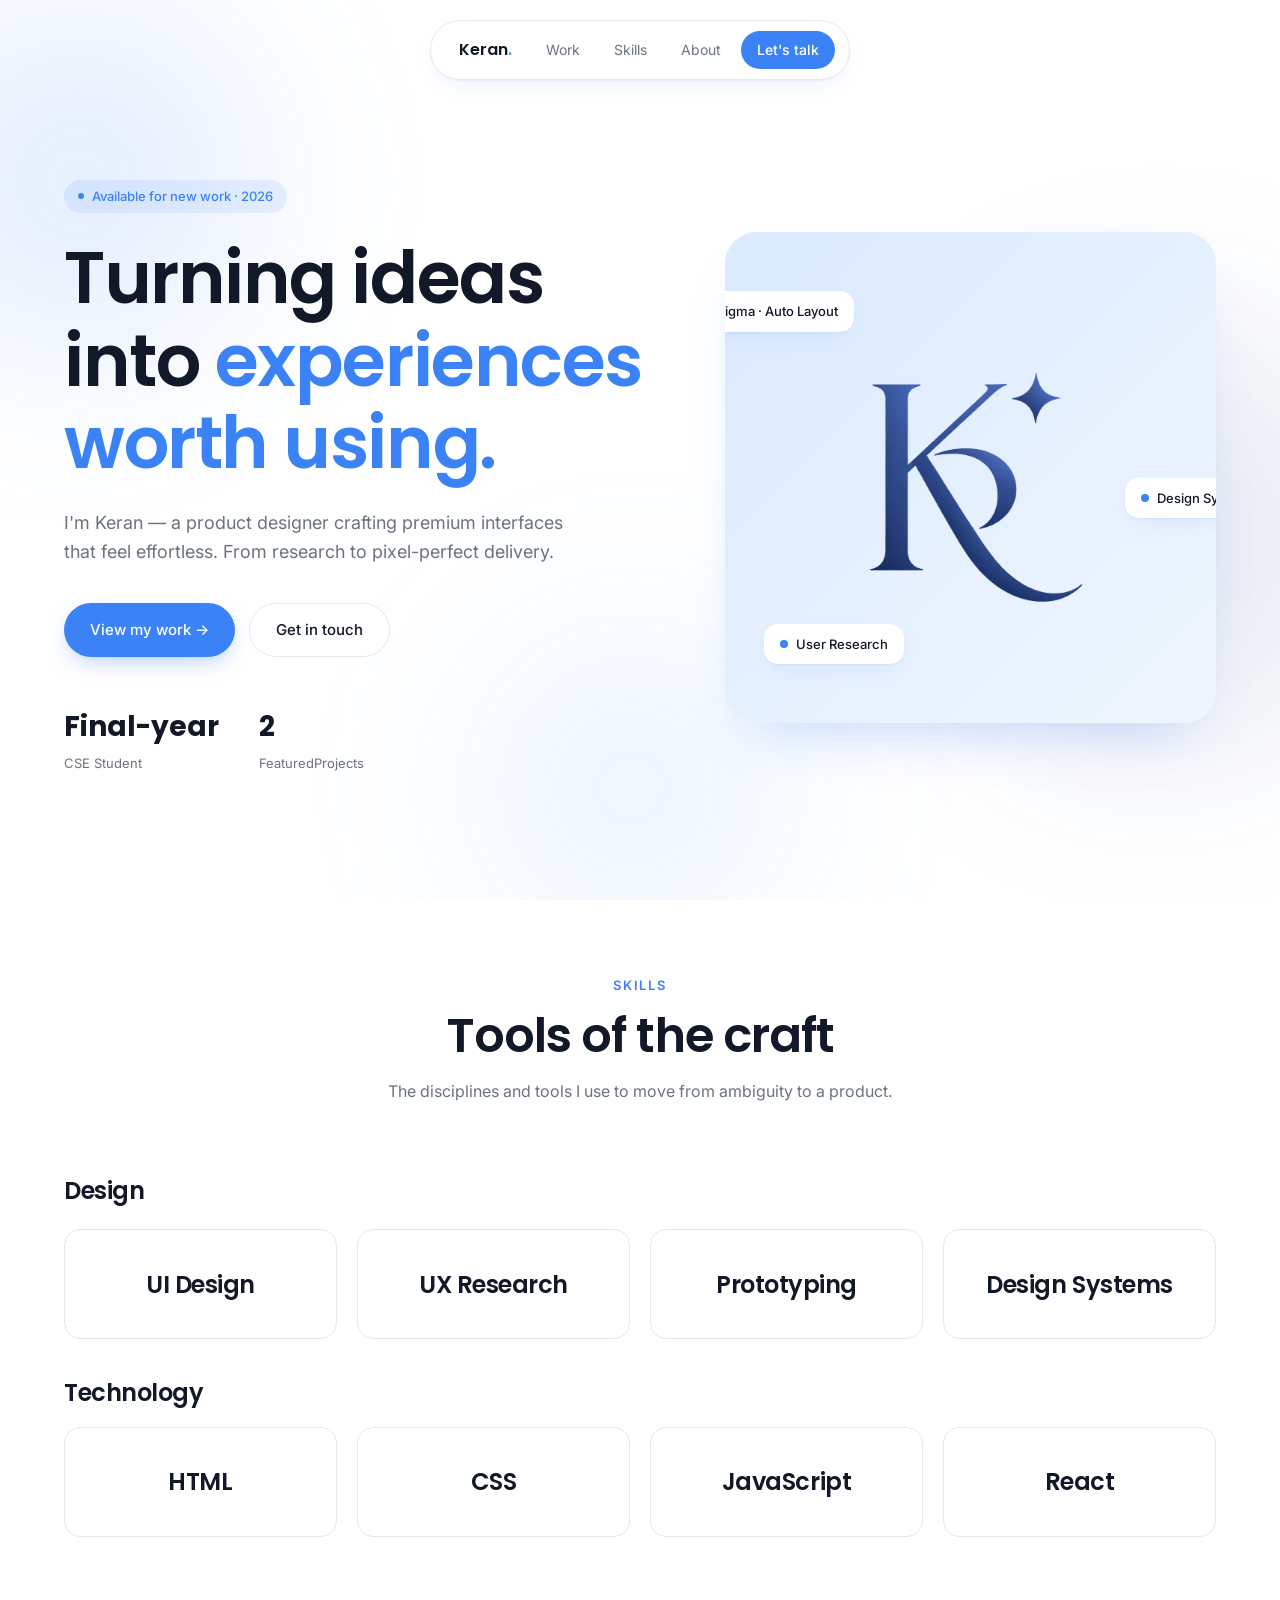
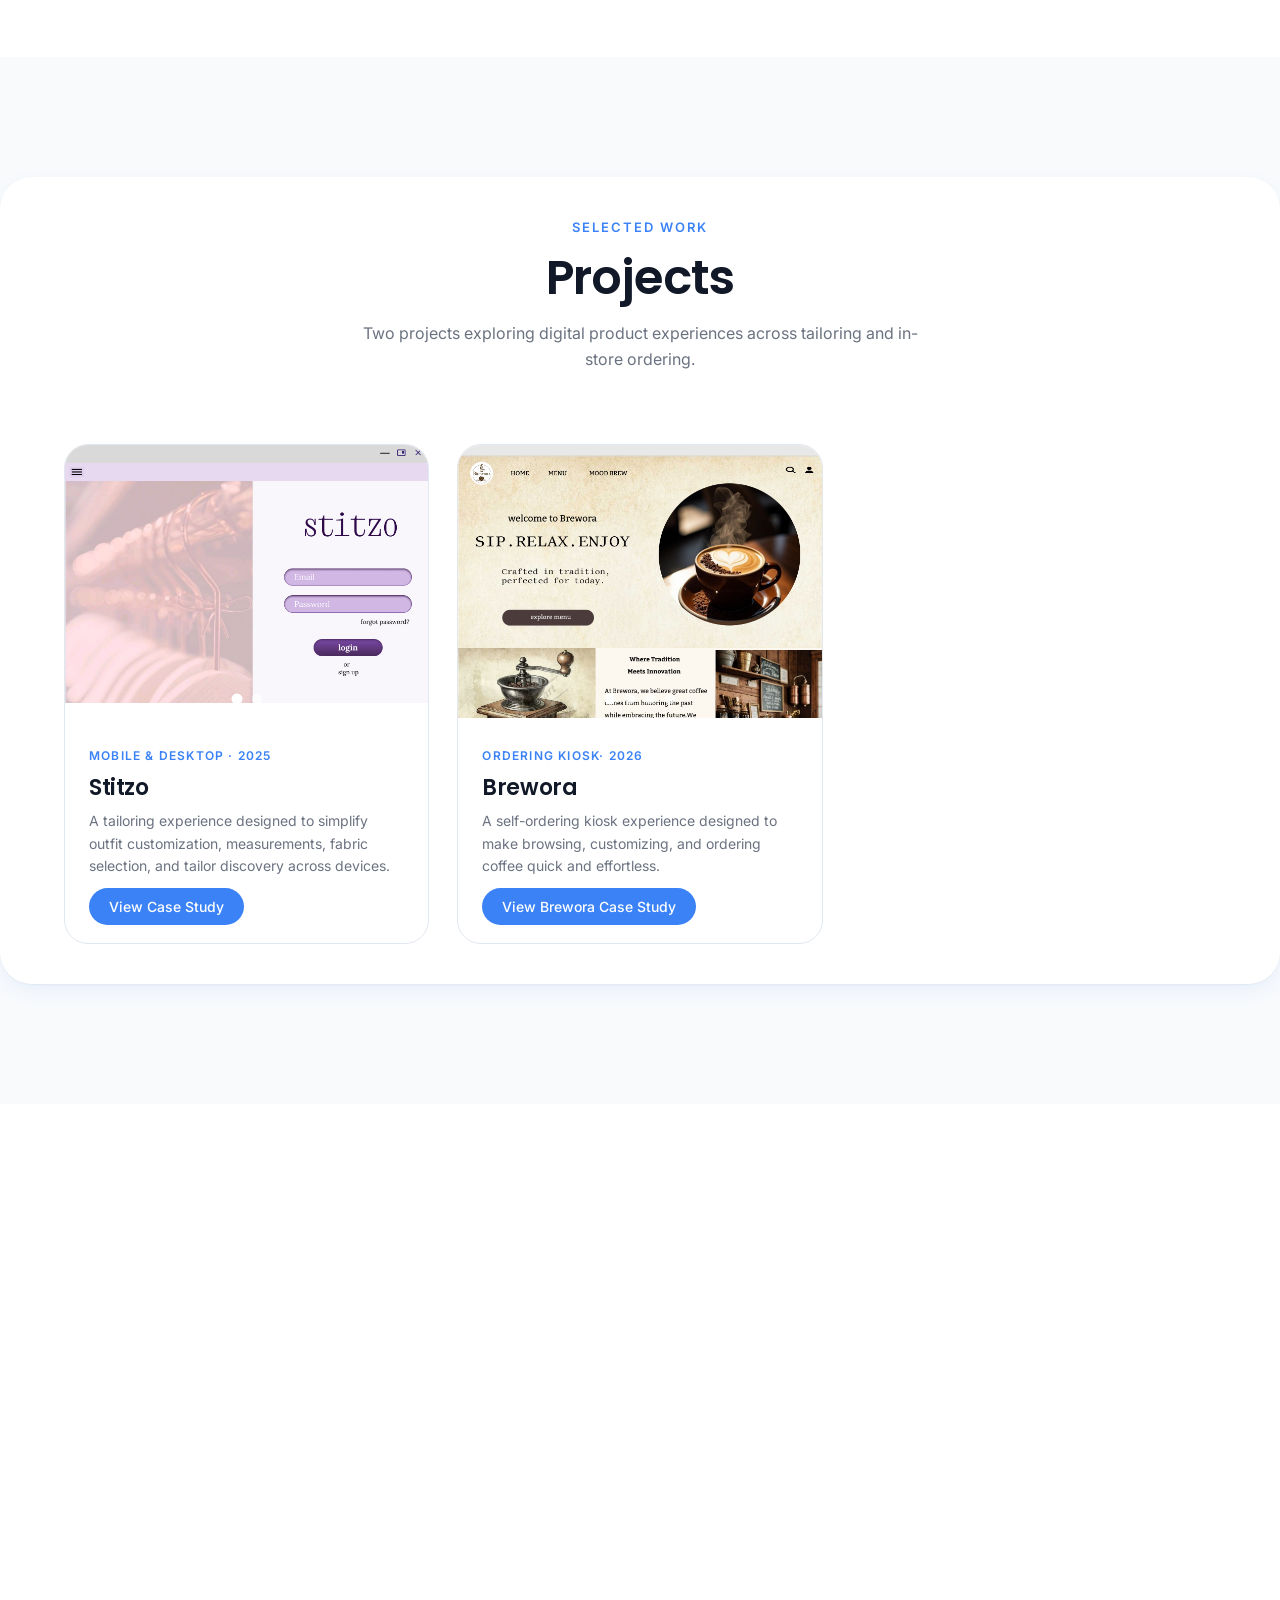
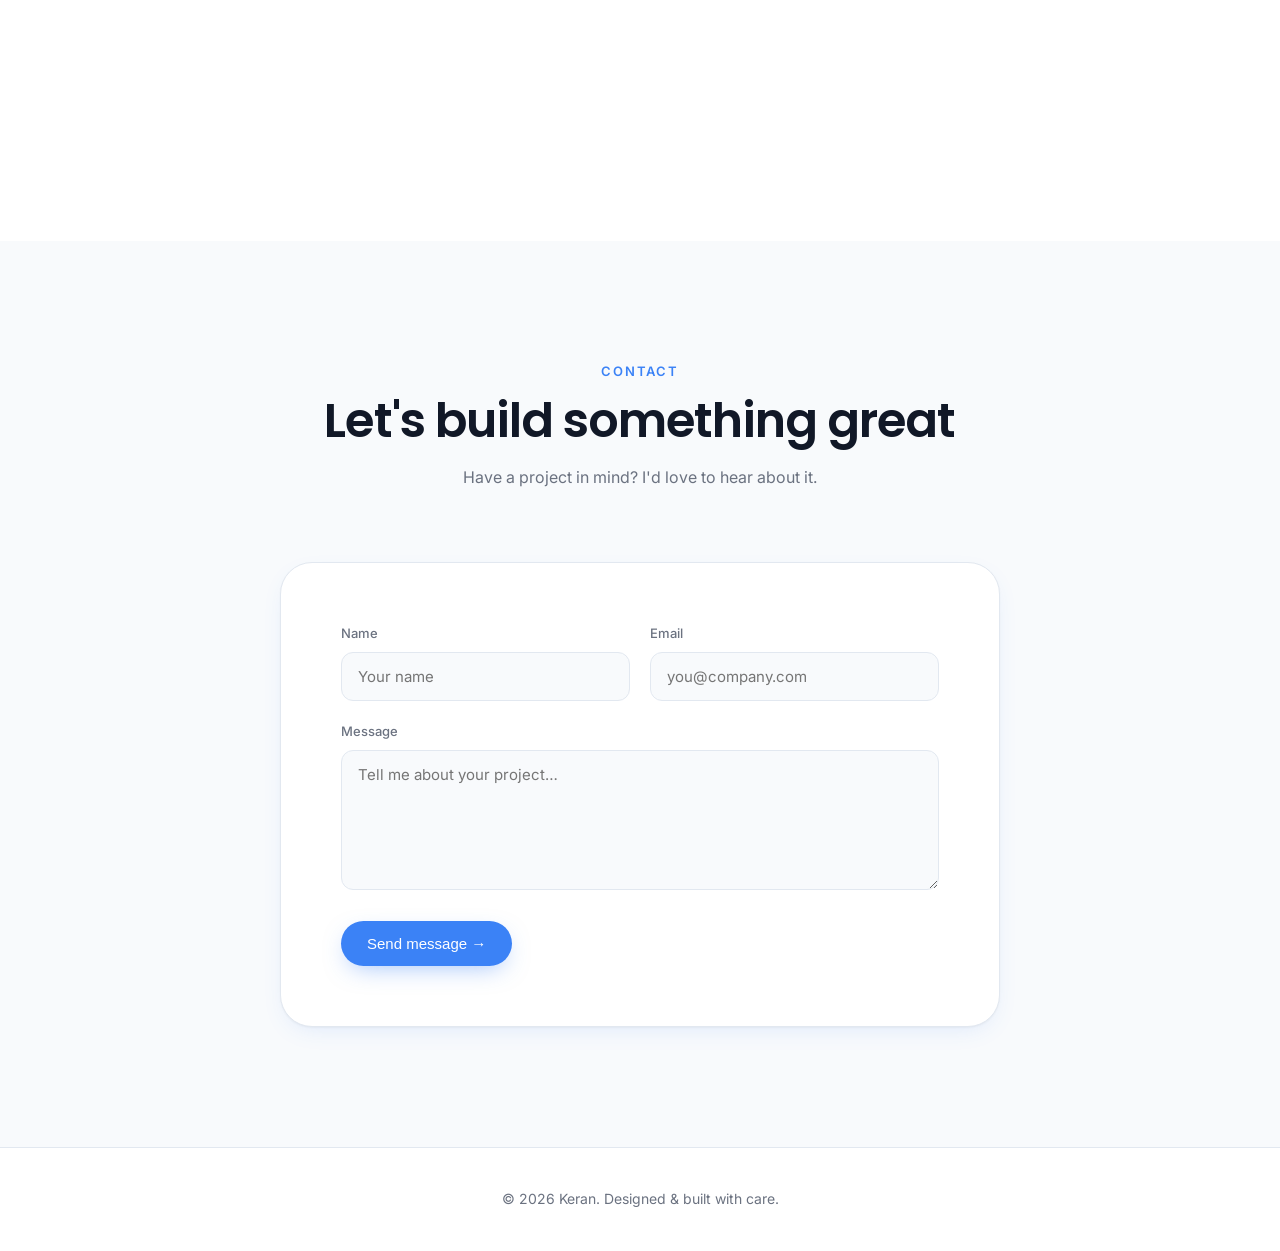
<file: index.html>
<!doctype html>
<html lang="en">
<head>
  <meta charset="utf-8" />
  <meta name="viewport" content="width=device-width,initial-scale=1" />
  <title>Keran — Product Designer</title>
  <meta name="description" content="Portfolio of Keran — premium UI/UX designer crafting modern, human-centered digital products." />
  <link rel="preconnect" href="https://fonts.googleapis.com" />
  <link rel="preconnect" href="https://fonts.gstatic.com" crossorigin />
  <link href="https://fonts.googleapis.com/css2?family=Poppins:wght@500;600;700&family=Inter:wght@400;500;600&display=swap" rel="stylesheet" />
  <link rel="stylesheet" href="styles.css" />
</head>
<body>
  <div class="bg-orbs">
    <div class="orb a"></div><div class="orb b"></div><div class="orb c"></div>
  </div>

  <nav>
    <span class="brand">Keran<span style="color:var(--primary)">.</span></span>
    <a class="link" href="#work">Work</a>
    <a class="link" href="#skills">Skills</a>
    <a class="link" href="#about">About</a>
    <a class="cta" href="#contact">Let's talk</a>
  </nav>

  <header class="hero container">
    <div class="hero-grid">
      <div class="reveal">
        <span class="eyebrow"><span class="dot"></span> Available for new work · 2026</span>
        <h1>Turning ideas into  <span class="accent">experiences worth using.</span></h1>
        <p>I'm Keran — a product designer crafting premium interfaces that feel effortless. From research to pixel-perfect delivery.</p>
        <div class="hero-cta">
          <a class="btn btn-primary" href="#work">View my work →</a>
          <a class="btn btn-ghost" href="#contact">Get in touch</a>
        </div>
        <div class="stats">
          <div class="stat"><b>Final-year</b><span>CSE Student</span></div>
          <div class="stat"><b>2</b><span> FeaturedProjects</span></div>
        
        </div>
      </div>
      <div class="hero-visual reveal">
        <div class="hero-visual">
    <img src="src/assets/Keran.logo.png" alt="Keran.logo" class="hero-logo">
    <div class="chip c1"><span class="swatch"></span> Figma · Auto Layout</div>
        <div class="chip c2"><span class="swatch"></span> Design System</div>
        <div class="chip c3"><span class="swatch"></span> User Research</div>
</div>
        
      </div>
    </div>
  </header>

  <section id="skills">
    <div class="container">
      <div class="sec-head reveal">
        <div class="kicker">Skills</div>
        <h2>Tools of the craft</h2>
        <p>The disciplines and tools I use to move from ambiguity to a product.</p>
      </div>
       <div class="design-title"><h1>Design</h1></div>
      <div class="skills-grid">
        <div class="skill reveal"><h2>UI Design</h2></div>
        <div class="skill reveal"><h2>UX Research</h2></div>
        <div class="skill reveal"><h2>Prototyping</h2></div>
        <div class="skill reveal"><h2>Design Systems</h2></div>
        <div class="technology-title"><h1>Technology</h1></div>
        <div class="skill reveal"><h2>HTML</h2></div>
        <div class="skill reveal"><h2>CSS</h2></div>
        <div class="skill reveal"><h2>JavaScript</h2></div>
         <div class="skill reveal"><h2>React</h2></div>

          
      </div>
    </div>   
  </section>

  <section id="work" class="section-surface">
    <div class="work-section-wrapper">
      <div class="container">
        <div class="sec-head reveal">
          <div class="kicker">Selected work</div>
          <h2>Projects</h2>
          <p>Two projects exploring digital product experiences across tailoring and in-store ordering.</p>
        </div>
        <div class="work-grid">
        <article class="card reveal">
          <div class="thumb slideshow">
            <div class="slide active"><img src="src/assets/login.png" alt="Stitzo login screen"></div>
            <div class="slide"><img src="src/assets/category.png" alt="Stitzo category screen"></div>
            <div class="slide-controls">
              <button class="slide-dot active" data-index="0" aria-label="Slide 1"></button>
              <button class="slide-dot" data-index="1" aria-label="Slide 2"></button>
            </div>
          </div>
          <div class="body">
            <span class="tag">Mobile  & desktop · 2025</span>
            <h3>Stitzo</h3>
            <p>A tailoring experience designed to simplify outfit customization, measurements, fabric selection, and tailor discovery across devices.</p>
            <a href="./src/cs-1.pdf"
   target="_blank"
   rel="noopener"
   class="case-study-btn">
  View Case Study
</a>

          </div>
        </article>
        <article class="card reveal">
          <div class="thumb slideshow">
            <div class="slide active"><img src="src/assets/brewora-1.png" alt="Brewora homepage"></div>
            <div class="slide"><img src="src/assets/brewora-2.png" alt="Brewora menu layout"></div>
            <div class="slide"><img src="src/assets/brewora-3.png" alt="Brewora order confirmation"></div>
            <div class="slide"><img src="src/assets/brewora-mood.png" alt="Brewora mood brew feature"></div>
            <div class="slide-controls">
              <button class="slide-dot active" data-index="0" aria-label="Slide 1"></button>
              <button class="slide-dot" data-index="1" aria-label="Slide 2"></button>
              <button class="slide-dot" data-index="2" aria-label="Slide 3"></button>
              <button class="slide-dot" data-index="3" aria-label="Slide 4"></button>
            </div>
          </div>
          <div class="body">
            <span class="tag">Ordering Kiosk· 2026</span>
            <h3>Brewora</h3>
            <p>A self-ordering kiosk experience designed to make browsing, customizing, and ordering coffee quick and effortless.</p>
            <a href="D:\portfolio\src\Brewora.pdf" target="_blank">
    <a href="./src/Brewora.pdf"
   target="_blank"
   rel="noopener"
   class="case-study-btn">
  View Brewora Case Study
</a>

          </div>
        </article>
    </div>
  </section>

  <section id="about">
    <div class="container about-grid about">
      <div class="about-visual reveal"><img src="src/assets/profile.jpeg" alt="image"></div>
      <div class="reveal">
        <div class="kicker about-kicker">About</div>
        <h2>Design that respects the user.</h2>
        <p>I'm Keran, a product designer and front-end developer.I enjoy turning ideas into digital experiences that are both visually engaging and easy to use.</p>
        <div class="tags">
          <span class="tag-pill">Figma</span><span class="tag-pill">Front-end</span><span class="tag-pill">Design Systems</span><span class="tag-pill">Prototyping</span><span class="tag-pill">User Research</span>
        </div>
      </div>
    </div>
  </section>

  <section id="contact" class="section-surface">
    <div class="container">
      <div class="sec-head reveal">
        <div class="kicker">Contact</div>
        <h2>Let's build something great</h2>
        <p>Have a project in mind? I'd love to hear about it.</p>
      </div>
      <form class="contact-card reveal" onsubmit="event.preventDefault();this.querySelector('button').innerText='Sent ✓'">
        <div class="form-row">
          <div><label>Name</label><input type="text" placeholder="Your name" required></div>
          <div><label>Email</label><input type="email" placeholder="you@company.com" required></div>
        </div>
        <div style="margin-bottom:24px"><label>Message</label><textarea placeholder="Tell me about your project…" required></textarea></div>
        <button class="btn btn-primary" type="submit">Send message →</button>
      </form>
    </div>
  </section>

  <footer>© 2026 Keran. Designed & built with care.</footer>

  <script>
    const io=new IntersectionObserver((es)=>es.forEach(e=>e.isIntersecting&&e.target.classList.add('in')),{threshold:.12});
    document.querySelectorAll('.reveal').forEach(el=>io.observe(el));

    document.querySelectorAll('.thumb.slideshow').forEach((slideshow) => {
      const slides = Array.from(slideshow.querySelectorAll('.slide'));
      const dots = Array.from(slideshow.querySelectorAll('.slide-dot'));
      let currentIndex = 0;

      const setSlide = (index) => {
        currentIndex = index;
        slides.forEach((slide, i) => slide.classList.toggle('active', i === index));
        dots.forEach((dot, i) => dot.classList.toggle('active', i === index));
      };

      dots.forEach(dot => {
        dot.addEventListener('click', () => setSlide(Number(dot.dataset.index)));
      });

      let slideInterval = setInterval(() => setSlide((currentIndex + 1) % slides.length), 4000);
      slideshow.addEventListener('mouseenter', () => clearInterval(slideInterval));
      slideshow.addEventListener('mouseleave', () => {
        slideInterval = setInterval(() => setSlide((currentIndex + 1) % slides.length), 4000);
      });
    });
  </script>
</body>
</html>
</file>
<file: styles.css>
:root {
  --primary:#3B82F6;
  --primary-dark:#1E3A8A;
  --bg:#FFFFFF;
  --surface:#F8FAFC;
  --border:#E2E8F0;
  --text:#111827;
  --muted:#6B7280;
  --radius:16px;
  --shadow-soft:0 1px 2px rgba(0,0,0,.04), 0 8px 24px -8px rgba(59,130,246,.15);
  --shadow-lift:0 30px 60px -30px rgba(59,130,246,.35);
}

*{box-sizing:border-box;margin:0;padding:0}
html{scroll-behavior:smooth}
body{font-family:"Inter",system-ui,sans-serif;color:var(--text);background:var(--bg);-webkit-font-smoothing:antialiased;line-height:1.6;overflow-x:hidden}
h1,h2,h3,h4{font-family:"Poppins",sans-serif;letter-spacing:-.02em;line-height:1.15;font-weight:600}
a{color:inherit;text-decoration:none}
img{max-width:100%;display:block}
.container{max-width:1200px;margin:0 auto;padding:0 24px}
section{padding:120px 0;position:relative}

.bg-orbs{position:fixed;inset:0;z-index:-1;overflow:hidden;pointer-events:none;background:var(--bg)}
.orb{position:absolute;border-radius:50%;filter:blur(80px);opacity:.55;animation:drift 22s ease-in-out infinite}
.orb.a{width:60vh;height:60vh;left:-15%;top:-10%;background:radial-gradient(circle,rgba(59,130,246,.35),transparent 70%)}
.orb.b{width:70vh;height:70vh;right:-15%;top:25%;background:radial-gradient(circle,rgba(30,58,138,.28),transparent 70%);animation-delay:-8s}
.orb.c{width:55vh;height:55vh;left:30%;bottom:-15%;background:radial-gradient(circle,rgba(96,165,250,.28),transparent 70%);animation-delay:-14s}
@keyframes drift{0%,100%{transform:translate(0,0) scale(1)}33%{transform:translate(-6%,4%) scale(1.08)}66%{transform:translate(4%,-3%) scale(.96)}}

nav{position:fixed;top:20px;left:50%;transform:translateX(-50%);z-index:50;background:rgba(255,255,255,.7);backdrop-filter:blur(20px) saturate(140%);border:1px solid var(--border);border-radius:999px;padding:10px 14px;display:flex;gap:6px;align-items:center;box-shadow:var(--shadow-soft)}
nav .brand{font-family:"Poppins";font-weight:600;padding:6px 14px}
nav a.link{padding:8px 14px;border-radius:999px;font-size:14px;color:var(--muted);transition:.2s}
nav a.link:hover{color:var(--text);background:var(--surface)}
nav a.cta{background:var(--primary);color:#fff;padding:8px 16px;border-radius:999px;font-size:14px;font-weight:500}

.btn{display:inline-flex;align-items:center;gap:8px;padding:14px 26px;border-radius:999px;font-weight:500;font-size:15px;transition:.25s;border:none;cursor:pointer}
.btn-primary{background:var(--primary);color:#fff;box-shadow:0 8px 24px -8px rgba(59,130,246,.5)}
.btn-primary:hover{transform:translateY(-2px);box-shadow:0 12px 32px -8px rgba(59,130,246,.65)}
.btn-ghost{background:#fff;color:var(--text);border:1px solid var(--border)}
.btn-ghost:hover{border-color:var(--primary);color:var(--primary)}

.hero{padding-top:180px;padding-bottom:80px}
.hero-grid{display:grid;grid-template-columns:1.1fr .9fr;gap:60px;align-items:center}
.eyebrow{display:inline-flex;align-items:center;gap:8px;padding:6px 14px;border-radius:999px;background:rgba(59,130,246,.1);color:var(--primary);font-size:13px;font-weight:500;margin-bottom:24px}
.eyebrow .dot{width:6px;height:6px;border-radius:50%;background:var(--primary);animation:pulse 2s infinite}
@keyframes pulse{0%,100%{opacity:1}50%{opacity:.4}}
.hero h1{font-size:clamp(40px,6vw,72px);margin-bottom:24px}
.hero h1 .accent{color:var(--primary)}
.hero p{font-size:18px;color:var(--muted);max-width:520px;margin-bottom:36px}
.hero-cta{display:flex;gap:14px;flex-wrap:wrap;margin-bottom:48px}
.stats{display:flex;gap:40px}
.stat b{display:block;font-family:"Poppins";font-size:28px;color:var(--text)}
.stat span{color:var(--muted);font-size:13px}

.hero-visual{position:relative;aspect-ratio:1;background:linear-gradient(135deg,#DBEAFE,#EFF6FF);border-radius:32px;box-shadow:var(--shadow-lift);overflow:hidden;display:flex;align-items:center;justify-content:center}
.hero-visual.hero-logo {
    position: absolute;
    width: 180px;
    height: 180px;
    object-fit: contain;
    top: 50%;
    left: 50%;
    transform: translate(-50%, -50%);
    z-index: 2;
}
.chip{position:absolute;background:#fff;padding:10px 16px;border-radius:14px;box-shadow:var(--shadow-soft);font-size:13px;font-weight:500;display:flex;align-items:center;gap:8px;animation:float 6s ease-in-out infinite}
.chip .swatch{width:8px;height:8px;border-radius:50%;background:var(--primary)}
.chip.c1{top:12%;left:-8%}
.chip.c2{top:50%;right:-10%;animation-delay:-2s}
.chip.c3{bottom:12%;left:8%;animation-delay:-4s}
@keyframes float{0%,100%{transform:translateY(0)}50%{transform:translateY(-14px)}}

.sec-head{text-align:center;margin-bottom:72px}
.sec-head .kicker{color:var(--primary);font-size:13px;letter-spacing:.15em;text-transform:uppercase;font-weight:600;margin-bottom:12px}
.sec-head h2{font-size:clamp(32px,4vw,48px);margin-bottom:16px}
.sec-head p{color:var(--muted);max-width:560px;margin:0 auto}

.skills-grid{display:grid;grid-template-columns:repeat(4,1fr);gap:24px}
.skill{background:#fff;border:1px solid var(--border);border-radius:var(--radius);padding:28px;text-align:center;transition:.3s}
.skill:hover{transform:translateY(-6px);box-shadow:var(--shadow-lift);border-color:transparent}
.ring{position:relative;width:96px;height:96px;margin:0 auto 16px}
.ring svg{transform:rotate(-90deg)}
.ring circle{fill:none;stroke-width:8}
.ring .track{stroke:var(--border)}
.ring .fill{stroke:var(--primary);stroke-linecap:round;stroke-dasharray:264;transition:stroke-dashoffset 1.2s ease}
.ring b{position:absolute;inset:0;display:grid;place-items:center;font-family:"Poppins";font-size:20px}
.skill h4{font-size:16px}

.work-grid{display:grid;grid-template-columns:repeat(3,1fr);gap:28px}
.card{background:#fff;border:1px solid var(--border);border-radius:24px;overflow:hidden;transition:.35s;cursor:pointer}
.card:hover{transform:translateY(-10px);box-shadow:var(--shadow-lift);border-color:transparent}
.card .thumb{aspect-ratio:4/3;background:linear-gradient(135deg,#DBEAFE,#BFDBFE);overflow:hidden;position:relative}
.card .thumb.slideshow{background:transparent}
.card .thumb.slideshow::after{display:none}
.card .thumb.slideshow .slide{position:absolute;inset:0;opacity:0;transition:opacity .45s ease}
.card .thumb.slideshow .slide.active{opacity:1;position:relative}
.card .thumb.slideshow img{width:100%;height:100%;object-fit:cover;display:block}
.card .thumb.slideshow .slide-controls{position:absolute;left:50%;bottom:14px;transform:translateX(-50%);display:flex;gap:10px;z-index:2}
.card .thumb.slideshow .slide-dot{width:10px;height:10px;border-radius:50%;background:rgba(255,255,255,.7);border:none;cursor:pointer;transition:transform .2s,background .2s}
.card .thumb.slideshow .slide-dot.active{background:#fff;transform:scale(1.1)}
.card .body{padding:24px}
.card .tag{color:var(--primary);font-size:12px;font-weight:600;text-transform:uppercase;letter-spacing:.1em}
.card h3{font-size:22px;margin:8px 0 10px}
.card p{color:var(--muted);font-size:14px;margin-bottom:16px}
.card .arrow{color:var(--primary);font-weight:500;font-size:14px;display:inline-flex;align-items:center;gap:6px;transition:.3s}
.card:hover .arrow{gap:12px}

.about-grid{display:grid;grid-template-columns:1fr 1.2fr;gap:60px;align-items:center}
.about-visual{aspect-ratio:1;background:linear-gradient(135deg,#EFF6FF,#DBEAFE);border-radius:32px;box-shadow:var(--shadow-lift);display:grid;place-items:center;font-family:"Poppins";font-size:180px;color:rgba(59,130,246,.3);overflow:hidden}
.about-visual img{width:100%;height:100%;object-fit:cover;display:block;border-radius:inherit}
.about h2{font-size:clamp(32px,4vw,44px);margin-bottom:20px}
.about p{color:var(--muted);margin-bottom:16px;font-size:16px}
.tags{display:flex;flex-wrap:wrap;gap:8px;margin-top:24px}
.tag-pill{padding:6px 14px;background:var(--surface);border:1px solid var(--border);border-radius:999px;font-size:13px;color:var(--muted)}

.contact-card{background:#fff;border:1px solid var(--border);border-radius:32px;padding:60px;box-shadow:var(--shadow-soft);max-width:720px;margin:0 auto}
.form-row{display:grid;grid-template-columns:1fr 1fr;gap:20px;margin-bottom:20px}
label{display:block;font-size:13px;font-weight:500;margin-bottom:8px;color:var(--muted)}
input,textarea{width:100%;padding:14px 16px;border:1px solid var(--border);border-radius:12px;font-family:inherit;font-size:15px;background:var(--surface);transition:.25s}
input:focus,textarea:focus{outline:none;border-color:var(--primary);background:#fff;box-shadow:0 0 0 4px rgba(59,130,246,.12)}
textarea{min-height:140px;resize:vertical}

footer{padding:40px 0;border-top:1px solid var(--border);text-align:center;color:var(--muted);font-size:14px}

.section-surface{background:var(--surface)}
.work-section-wrapper{background:#fff;border-radius:32px;box-shadow:var(--shadow-soft);padding:40px 0;}
.work-section-wrapper .container{padding:0 24px}
.about-kicker{color:var(--primary);font-size:13px;letter-spacing:.15em;text-transform:uppercase;font-weight:600;margin-bottom:12px}

.reveal{opacity:0;transform:translateY(30px);transition:opacity .8s ease,transform .8s ease}
.reveal.in{opacity:1;transform:none}

@media(max-width:860px){
  .hero-grid,.about-grid{grid-template-columns:1fr;gap:40px}
  .skills-grid{grid-template-columns:repeat(2,1fr)}
  .work-grid{grid-template-columns:1fr}
  .form-row{grid-template-columns:1fr}
  .contact-card{padding:32px}
  nav .link{display:none}
  section{padding:80px 0}
}
.skills-grid {
    grid-template-columns: repeat(4, 1fr) !important;
    gap: 20px !important;
}

.skills-grid .skill {
    height: 110px !important;
    min-height: 110px !important;
    padding: 15px !important;
    
}
.skills-grid .skill {
    display: flex;
    align-items: center;
    justify-content: center;
    text-align: center;
}
.design-title {
    margin-bottom: 25px;
}
.technology-title {
    grid-column: 1 / -1;
    width: 100%;
    margin-top: 20px;
}
.case-study-btn{
    background: var(--primary);
    color: #fff;
    padding: 10px 20px;
    border-radius: 999px;
    font-size: 14px;
    font-weight: 500;
    border: none;
    cursor: pointer;
}
</file>
